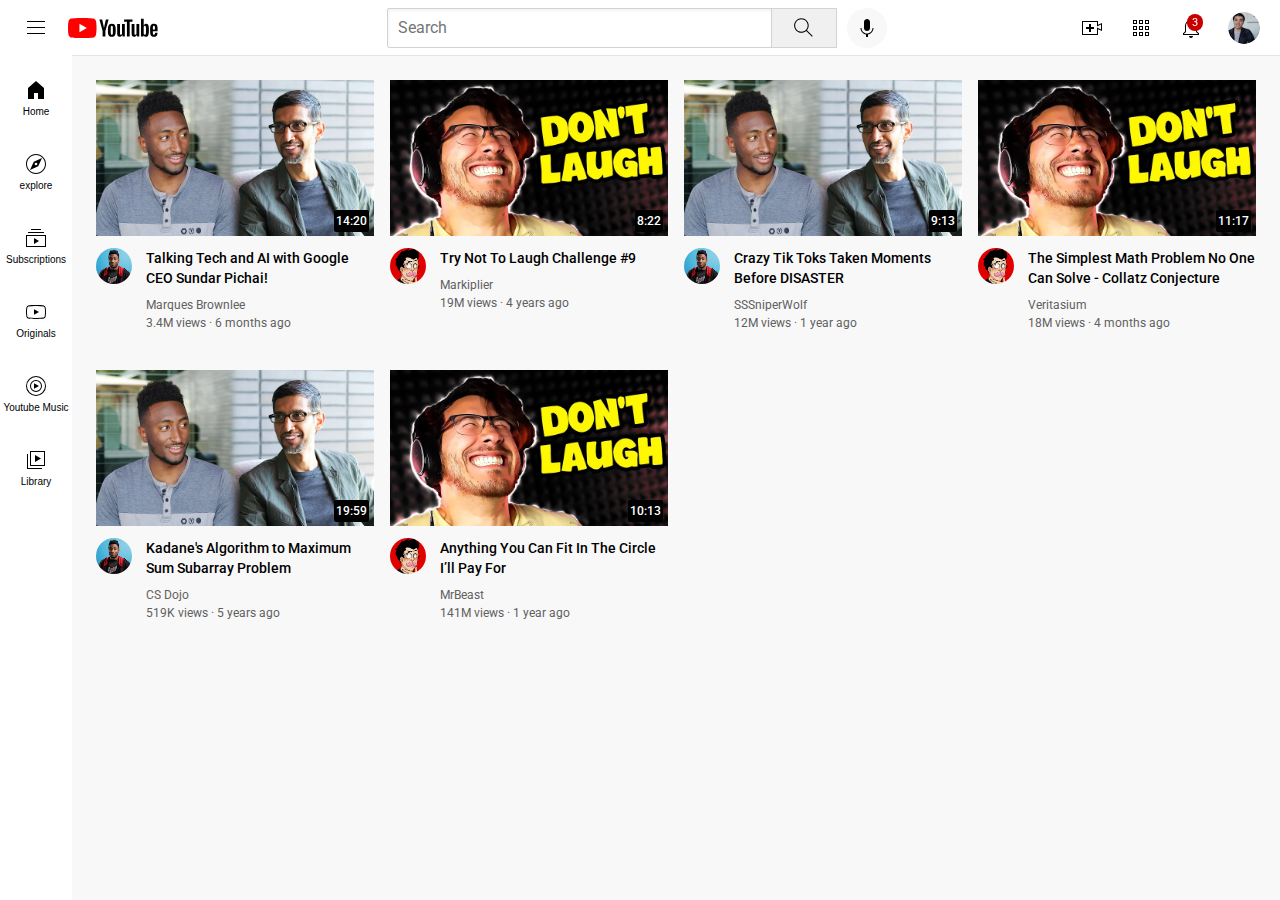
<file: index.html>
<!DOCTYPE html>
<html>
  <head>
    <title>YouTube.com Clone</title>

    <link rel="preconnect" href="https://fonts.googleapis.com">
    <link rel="preconnect" href="https://fonts.gstatic.com" crossorigin>
    <link href="https://fonts.googleapis.com/css2?family=Roboto:wght@400;500;700&display=swap" rel="stylesheet">

    <link rel="stylesheet" href="styles/general.css">
    <link rel="stylesheet" href="styles/header.css">
    <link rel="stylesheet" href="styles/video.css">
    <link rel="stylesheet" href="styles/sidebar.css">
  </head>
  <body>
   
    
    <div class="header">
      <div class="left-section">
        <img class="hamburger-menu" src="icons/hamburger-menu.svg">
        <img class="youtube-logo" src="icons/youtube-logo.svg">
      </div>

      <div class="middle-section">
        <input class="search-bar" type="text" placeholder="Search">
        <button class="search-button">
          <img class="search-icon" src="icons/search.svg">
          <div class="tooltip">Search</div>
        </button>
        <button class="voice-search-button">
          <img class="voice-search-icon" src="icons/voice-search-icon.svg">
          <div class="tooltip">Search with your voice</div>
        </button>
      </div>

      <div class="right-section">
        <div class="upload-icon-container">
          <img class="upload-icon" src="icons/upload.svg">
          <div class="tooltip">Create</div>
        </div>

        <div class="youtube-apps-icon-container">
          <img class="youtube-apps-icon" src="icons/youtube-apps.svg">
          <div class="tooltip">Youtube Apps</div>
        </div>
        
        <div class="notifications-icon-container">
          <img class="notifications-icon" src="icons/notifications.svg">
          <div class="notifications-count">3</div>
          <div class="tooltip">Notifications</div>
        </div>
        <img class="current-user-picture" src="channel-pictures/my-channel.jpeg">
      </div>
    </div>

    <div class="sidebar">
      <div class="sidebar-link">
        <img class="" src="icons/home.svg">
        <div>Home</div>
      </div>
      <div class="sidebar-link">
        <img class="" src="icons/explore.svg">
        <div>explore</div>
      </div>
      <div class="sidebar-link">
        <img class="" src="icons/subscriptions.svg">
        <div>Subscriptions</div>
      </div>
      <div class="sidebar-link">
        <img class="" src="icons/originals.svg">
        <div>Originals</div>
      </div>
      <div class="sidebar-link">     
        <img class="" src="icons/youtube-music.svg">
        <div>Youtube Music</div>
      </div>
      <div class="sidebar-link">
        <img class="" src="icons/library.svg">
        <div>Library</div>
      </div>
    </div>
  

    <div class="video-grid">
      <div class="video-preview">
        <div class="thumbnail-row">
          <img class="thumbnail" src="thumbnails/thumbnail-1.webp">
          <div class="video-time">14:20</div>
        </div>
        <div class="video-info-grid">
          <div class="channel-picture">
            <img class="profile-picture" src="channel-pictures/channel-1.jpeg">
          </div>
          <div class="video-info">
            <p class="video-title">
              Talking Tech and AI with Google CEO Sundar Pichai!
            </p>
            <p class="video-author">
              Marques Brownlee
            </p>
            <p class="video-stats">
              3.4M views &#183; 6 months ago
            </p>
          </div>
        </div>
      </div>

      <div class="video-preview">
        <div class="thumbnail-row">
          <img class="thumbnail" src="thumbnails/thumbnail-2.webp">
          <div class="video-time">8:22</div>
        </div>
        <div class="video-info-grid">
          <div class="channel-picture">
            <img class="profile-picture" src="channel-pictures/channel-2.jpeg">
          </div>
          <div class="video-info">
            <p class="video-title">
              Try Not To Laugh Challenge #9
            </p>
            <p class="video-author">
              Markiplier
            </p>
            <p class="video-stats">
              19M views &#183; 4 years ago
            </p>
          </div>
        </div>
      </div>

      <div class="video-preview">
        <div class="thumbnail-row">
          <img class="thumbnail" src="thumbnails/thumbnail-1.webp">
          <div class="video-time">9:13</div>
        </div>
        <div class="video-info-grid">
          <div class="channel-picture">
            <img class="profile-picture" src="channel-pictures/channel-1.jpeg">
          </div>
          <div class="video-info">
            <p class="video-title">
              Crazy Tik Toks Taken Moments Before DISASTER
            </p>
            <p class="video-author">
              SSSniperWolf
            </p>
            <p class="video-stats">
              12M views &#183; 1 year ago
            </p>
          </div>
        </div>
      </div>

      <div class="video-preview">
        <div class="thumbnail-row">
          <img class="thumbnail" src="thumbnails/thumbnail-2.webp">
          <div class="video-time">11:17</div>
        </div>
        <div class="video-info-grid">
          <div class="channel-picture">
            <img class="profile-picture" src="channel-pictures/channel-2.jpeg">
          </div>
          <div class="video-info">
            <p class="video-title">
              The Simplest Math Problem No One Can Solve - Collatz Conjecture
            </p>
            <p class="video-author">
              Veritasium
            </p>
            <p class="video-stats">
              18M views &#183; 4 months ago
            </p>
          </div>
        </div>
      </div>

      <div class="video-preview">
        <div class="thumbnail-row">
          <img class="thumbnail" src="thumbnails/thumbnail-1.webp">
          <div class="video-time">19:59</div>
        </div>
        <div class="video-info-grid">
          <div class="channel-picture">
            <img class="profile-picture" src="channel-pictures/channel-1.jpeg">
          </div>
          <div class="video-info">
            <p class="video-title">
              Kadane's Algorithm to Maximum Sum Subarray Problem
            </p>
            <p class="video-author">
              CS Dojo
            </p>
            <p class="video-stats">
              519K views &#183; 5 years ago
            </p>
          </div>
        </div>
      </div>

      <div class="video-preview">
        <div class="thumbnail-row">
          <img class="thumbnail" src="thumbnails/thumbnail-2.webp">
          <div class="video-time">10:13</div>
        </div>
        <div class="video-info-grid">
          <div class="channel-picture">
            <img class="profile-picture" src="channel-pictures/channel-2.jpeg">
          </div>
          <div class="video-info">
            <p class="video-title">
              Anything You Can Fit In The Circle I’ll Pay For
            </p>
            <p class="video-author">
              MrBeast
            </p>
            <p class="video-stats">
              141M views &#183; 1 year ago
            </p>
          </div>
        </div>
      </div>
    </div>
  </body>
</html>
<!-- spaceeeee

 <!DOCTYPE html>
 <html>
   <head>
     <title>
       Youtube.com Clone
     </title>
 
     <link rel="preconnect" href="https://fonts.googleapis.com">
     <link rel="preconnect" href="https://fonts.gstatic.com" crossorigin>
     <link href="https://fonts.googleapis.com/css2?family=Roboto:ital,wght@0,100;0,300;0,400;0,500;0,700;0,900;1,100;1,300;1,400;1,500;1,700;1,900&display=swap" rel="stylesheet">
 
     <style>
       p{
         font-family: Roboto, Arial;
         margin-top: 0;
         margin-bottom: 0;
       }
       .thumbnail{
         width: 100%;
       }
 
       .search-bar{
         display: block;
       }
      
       .video-title{
         margin-top: 0;
         font-size: 14px;
         font-weight: 500;
         line-height: 20px;
         margin-bottom: 12px;
       }
       
       .video-info-grid{
         display: grid;
         grid-template-columns: 50px 1fr;
       }
 
       .profile-picture{
         width: 40px;
         border-radius: 50px;
       }
 
       .thumbnail-row{
         margin-bottom: 12px;
       }
       .video-author, 
       .video-stats {
         color: gray(96, 96, 96);
         font-size: 12px;
       }
 
       .video-author{
         margin-bottom: 4px;
       }
 
       .vide-grid{
         display: grid;
         grid-template-columns: 1fr 1fr 1fr;
         column-gap: 16px;
         row-gap: 40px;
       }
 
 
     </style>
   </head>
   <body>
 
     <input type="text" class="search-bar" placeholder="Search">
 
     <div class="video-grid">
       <div class="video-preview">
         <div class="thumbnail-row">
           <img class="thumbnail" src="thumbnails/thumbnail-1.webp">
         </div>
         <div class="video-info-grid">
           <div class="channel-picture">
             <img class="profile-picture" src="Channel Images/channel-1.jpeg">
           </div>
           <div class="video-info">
             <p class="video-title">
               Talking Tech and AI with Google CEO Sundar Pichai!
               </p>
           
               <p class="video-author">
                 Marques Brownlee
               </p>
                
               <p class="video-stats">
                 3.4M views &#183 6 months ago
               </p>
           </div>
         </div>
         </div>
       
   
       <div class="video-preview">
         <div class="thumbnail-row">
           <img class="thumbnail" src="thumbnails/thumbnail-2.webp">
         </div>
         <div class="video-info-grid">
           <div class="channel-picture">
             <img class="profile-picture" src="Channel Images/channel-2.jpeg">
           </div>
           <div class="video-info">
             <p class="video-title">
               Try Not To Laugh Challenge #9
               </p>
           
               <p class="video-author">
                 Markiplier
               </p>
                
               <p class="video-stats">
                 19M views &#183 4 years ago
               </p>
           </div>
         </div>
       </div>
     
       <div class="video-preview">
         <div class="thumbnail-row">
           <img class="thumbnail" src="thumbnails/thumbnail-1.webp">
         </div>
         <div class="video-info-grid">
           <div class="channel-picture">
             <img class="profile-picture" src="Channel Images/channel-1.jpeg">
           </div>
           <div class="video-info">
             <p class="video-title">
               Talking Tech and AI with Google CEO Sundar Pichai!
               </p>
           
               <p class="video-author">
                 Marques Brownlee
               </p>
                
               <p class="video-stats">
                 3.4M views &#183 6 months ago
               </p>
           </div>
         </div>
       </div>
   
       <div class="video-preview">
         <div class="thumbnail-row">
           <img class="thumbnail" src="thumbnails/thumbnail-2.webp">
         </div>
         <div class="video-info-grid">
           <div class="channel-picture">
             <img class="profile-picture" src="Channel Images/channel-2.jpeg">
           </div>
           
           <div class="video-info">
             <p class="video-title">
               Try Not To Laugh Challenge #9
               </p>
           
               <p class="video-author">
                 Markiplier
               </p>
                
               <p class="video-stats">
                 19M views &#183 4 years ago
               </p>
           </div>
         </div>
       </div>
      
       <div class="video-preview">
         <div class="thumbnail-row">
           <img class="thumbnail" src="thumbnails/thumbnail-1.webp">
         </div>
         <div class="video-info-grid">
           <div class="channel-picture">
             <img class="profile-picture" src="Channel Images/channel-1.jpeg">
           </div>
           
           <div class="video-info">
             <p class="video-title">
               Talking Tech and AI with Google CEO Sundar Pichai!
               </p>
           
               <p class="video-author">
                 Marques Brownlee
               </p>
                
               <p class="video-stats">
                 3.4M views &#183 6 months ago
               </p>
           </div>
         </div>
       </div>
   
       <div class="video-preview">
         <div class="thumbnail-row">
           <img class="thumbnail" src="thumbnails/thumbnail-2.webp">
         </div>
         <div class="video-info-grid">
           <div class="channel-picture">
             <img class="profile-picture" src="Channel Images/channel-2.jpeg">
           </div>
           <div class="video-info">
             <p class="video-title">
               Try Not To Laugh Challenge #9
               </p>
               <p class="video-author">
                 Markiplier
               </p>
               <p class="video-stats">
                 19M views &#183 4 years ago
               </p>
           </div>
         </div>
       </div>
     </div>
   </body>
 </html> -->
</file>
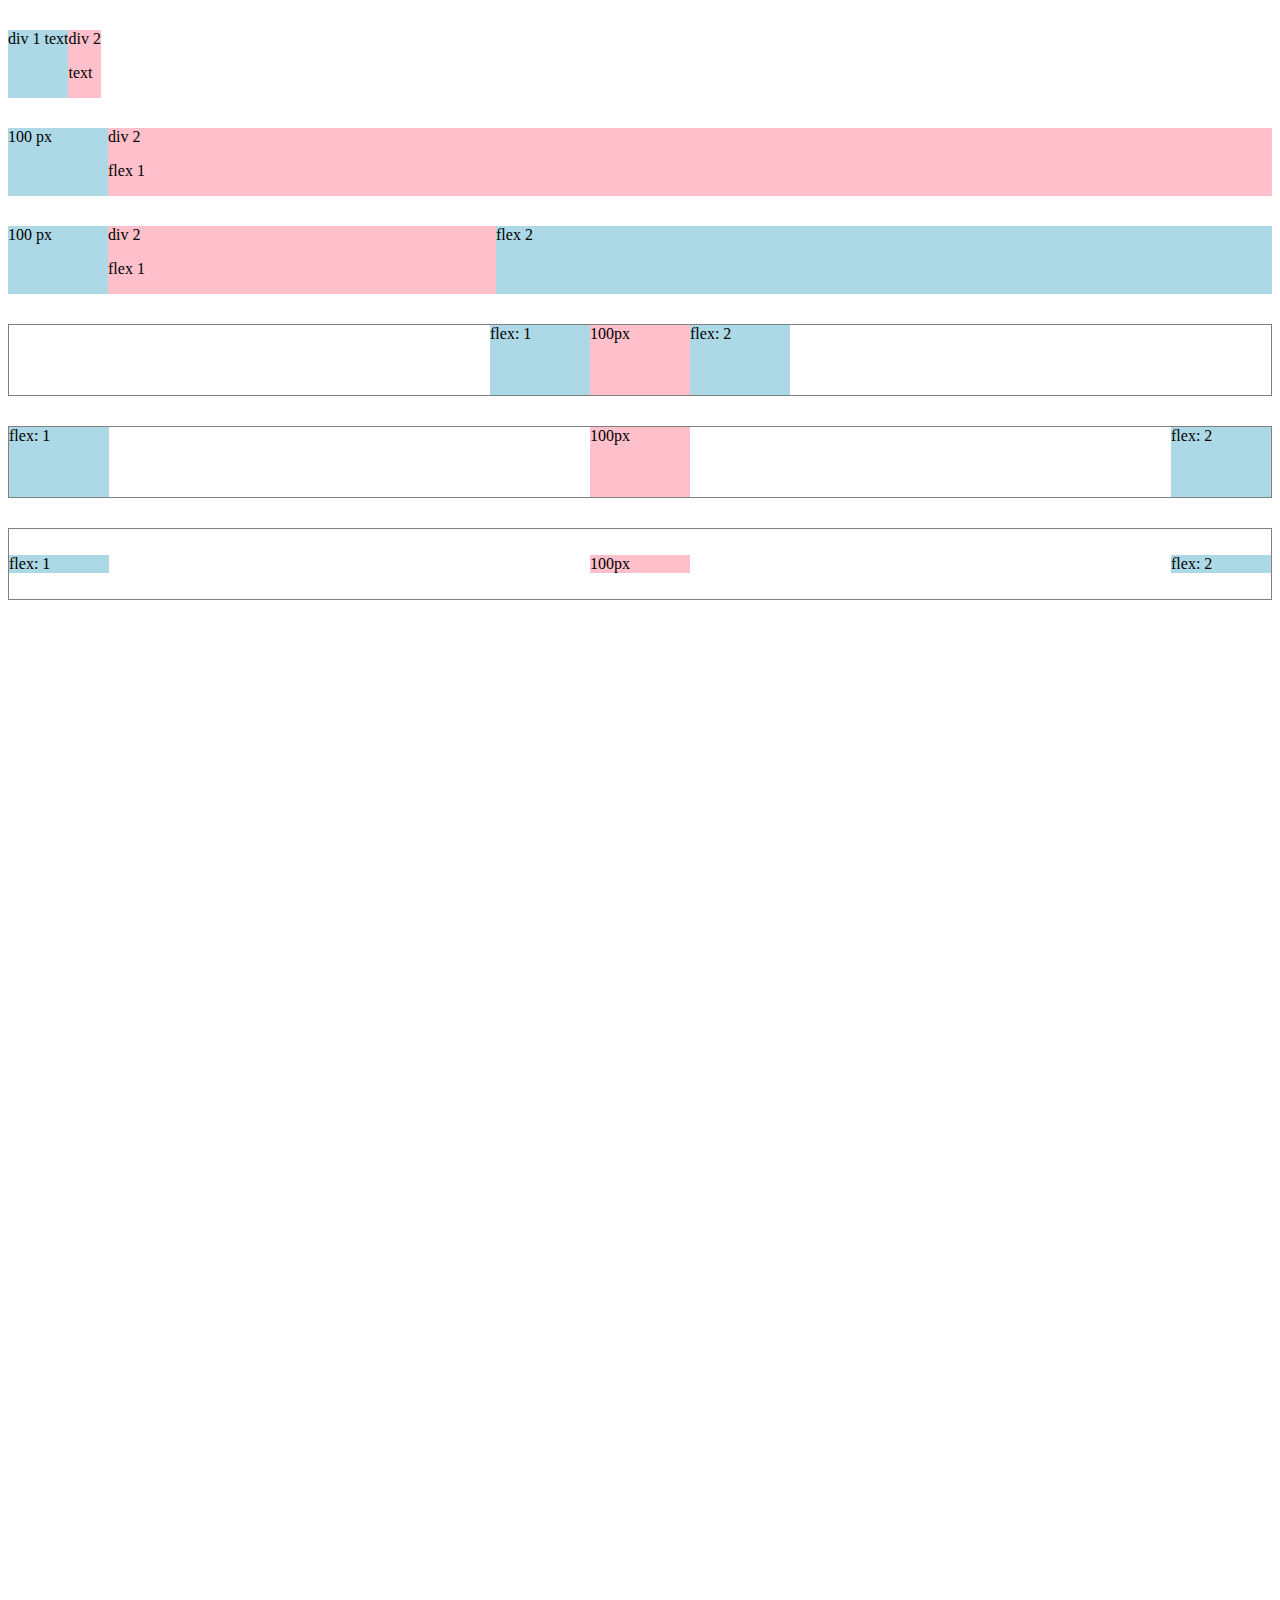
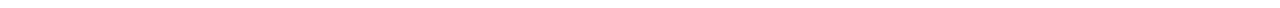
<file: flexbox.html>
<!DOCTYPE html>
<html>
  <head>
    <title>
      flexbox practice
    </title>
  </head>
  <body style="padding-bottom: 1000px;">
    <div style=" margin-top: 30px;
                 display: flex;
                 flex-direction: row;
    ">
      <div style="background-color: lightblue;">div 1 text</div>
      <div style="background-color: pink;">div 2<p>text</p></div>
    </div>

    <div style="display: flex;
                 flex-direction: row;
                 margin-top: 30px;
    ">
      <div style="background-color: lightblue; width: 100px;">100 px</div>
      <div style="background-color: pink; flex: 1;">div 2<p>flex 1</p></div>
    </div>

    <div style="display: flex;
    flex-direction: row;
    margin-top: 30px;
      ">
      <div style="background-color: lightblue; width: 100px;">100 px</div>
      <div style="background-color: pink; flex: 1;">div 2<p>flex 1</p></div>
      <div style="background-color: lightblue; flex: 2">flex 2</div>
    </div>

    <div style="display: flex;
                flex-direction: row;
                justify-content: center;
                height: 70px;
                margin-top: 30px;
                border-width: 1px;
                border-style: solid;
                border-color: gray;
    ">
      <div style="background-color: lightblue; width: 100px;"> flex: 1</div>
      <div style="background-color: pink; width: 100px;"> 100px </div>
      <div style="background-color: lightblue; width: 100px;"> flex: 2</div>
    </div>

    <div style="display: flex;
                flex-direction: row;
                justify-content: space-between;
                height: 70px;
                margin-top: 30px;
                border-width: 1px;
                border-style: solid;
                border-color: gray;
            ">
            <div style="background-color: lightblue; width: 100px;"> flex: 1</div>
            <div style="background-color: pink; width: 100px;"> 100px </div>
            <div style="background-color: lightblue; width: 100px;"> flex: 2</div>
</div>

<div style="display: flex;
            flex-direction: row;
            justify-content: space-between;
            align-items: center;


            height: 70px;
            margin-top: 30px;
            border-width: 1px;
            border-style: solid;
            border-color: gray;
            ">
            <div style="background-color: lightblue; width: 100px;"> flex: 1</div>
            <div style="background-color: pink; width: 100px;"> 100px </div>
            <div style="background-color: lightblue; width: 100px;"> flex: 2</div>
</div>

  </body>
</html>
</file>
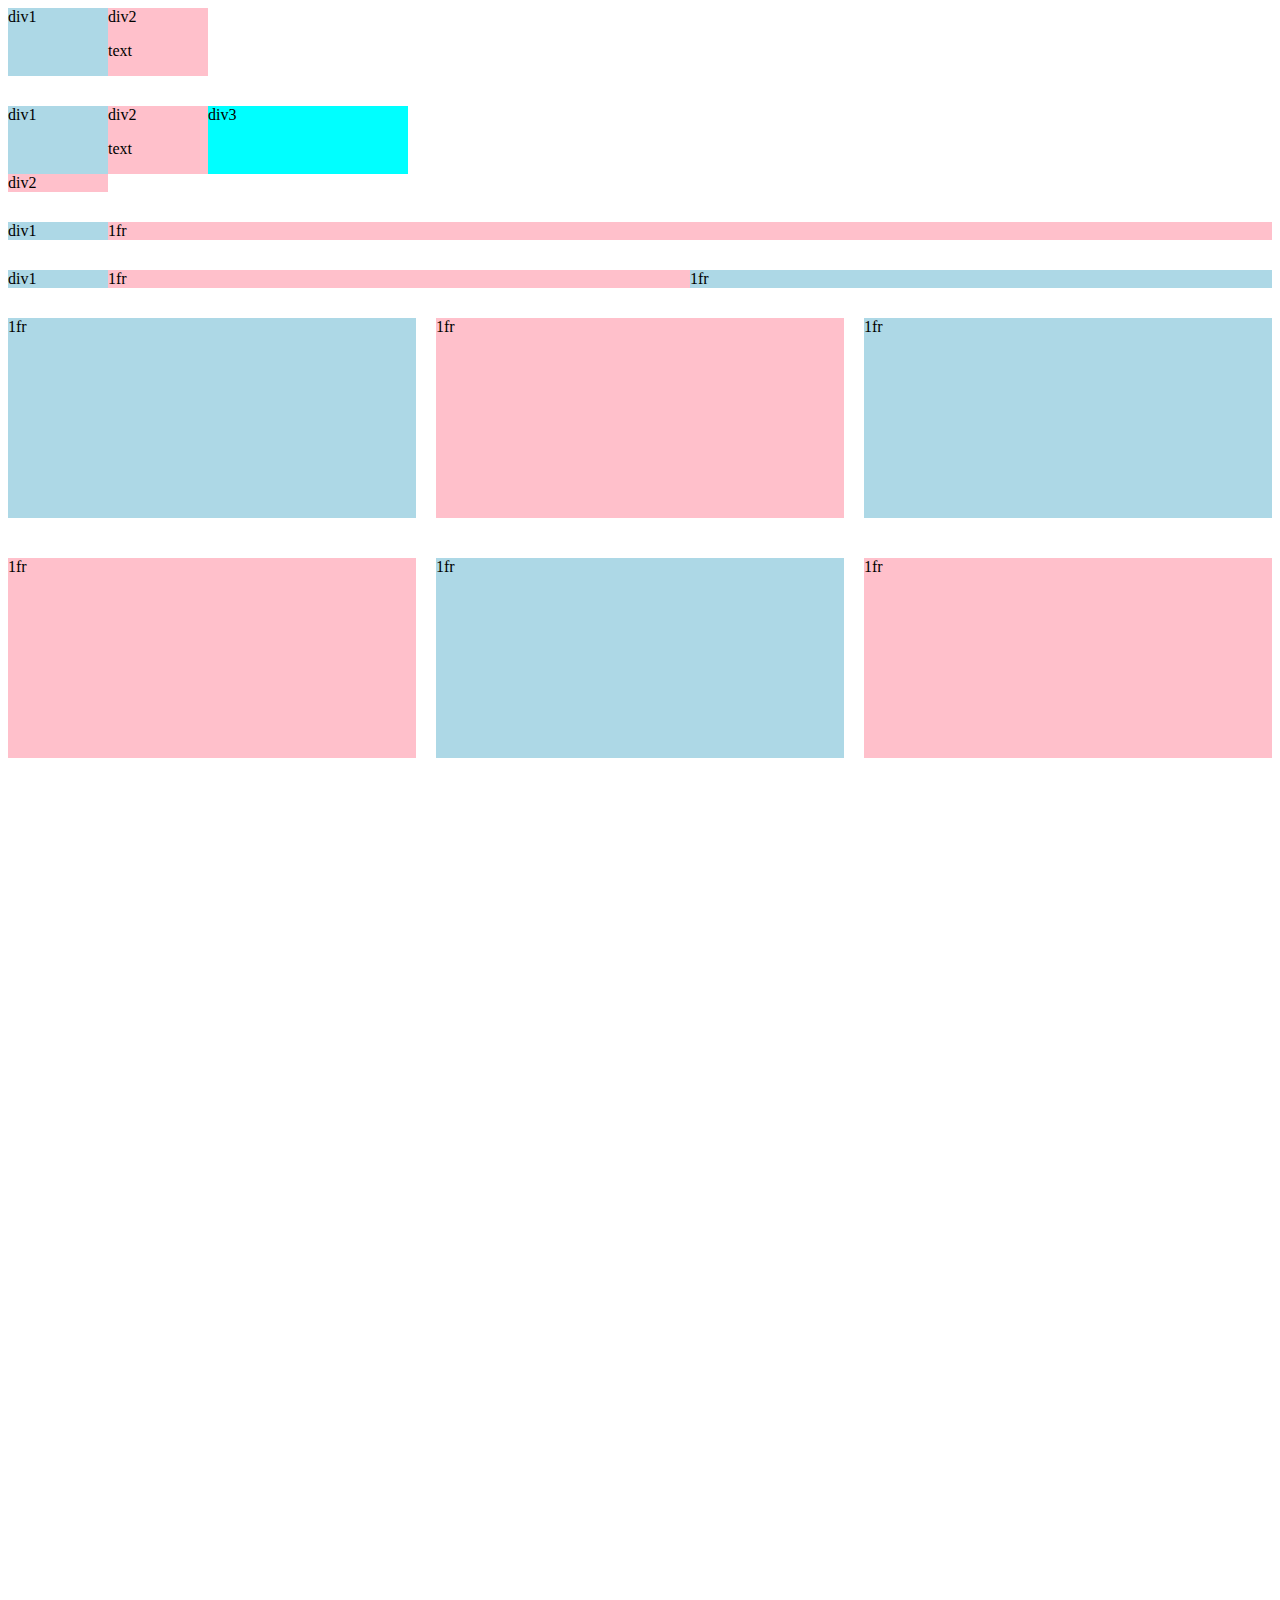
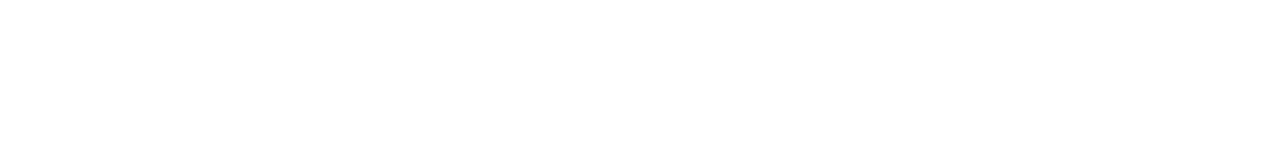
<file: gird.html>
<!DOCTYPE html>
<html>
  <head>
    <title>Grid Practice</title>
  </head>
  <body style="padding-bottom: 1000px;">
    <div style="
      display: grid;
      grid-template-columns: 100px 100px;"> 
      <div style="background-color: lightblue;">div1</div>
      <div style="background-color: pink;">div2 <p>text</p></div>
    </div>

    <div style="
    display: grid;
    grid-template-columns: 100px 100px 200px;
    margin-top: 30px;"> 
    <div style="background-color: lightblue;">div1</div>
    <div style="background-color: pink;">div2 <p>text</p></div>
    <div style="background-color: aqua;">div3</div>
    <div style="background-color: pink;">div2 </div>
  </div>

  <div style="
    margin-top: 30px;
    display: grid;
    grid-template-columns: 100px 1fr;"> 
    <div style="background-color: lightblue;">div1</div>
    <div style="background-color: pink;"> 1fr </div>
  </div>

  <div style="
    margin-top: 30px;
    display: grid;
    grid-template-columns: 100px 1fr 1fr;"> 
    <div style="background-color: lightblue;">div1</div>
    <div style="background-color: pink;"> 1fr </div>
    <div style="background-color: lightblue;">1fr</div>
  </div>

    <div style="
      margin-top: 30px;
      display: grid;
      grid-template-columns: 1fr 1fr 1fr;
      column-gap: 20px;
      row-gap: 40px;"> 
      <div style="background-color: lightblue; height: 200px;">1fr</div>
      <div style="background-color: pink; height: 200px;"> 1fr </div>
      <div style="background-color: lightblue; height: 200px;">1fr</div>
      <div style="background-color: pink; height: 200px;"> 1fr </div>
      <div style="background-color: lightblue; height: 200px;">1fr</div>
      <div style="background-color: pink; height: 200px;"> 1fr </div>
  </div>

  </body>
</html>
</file>
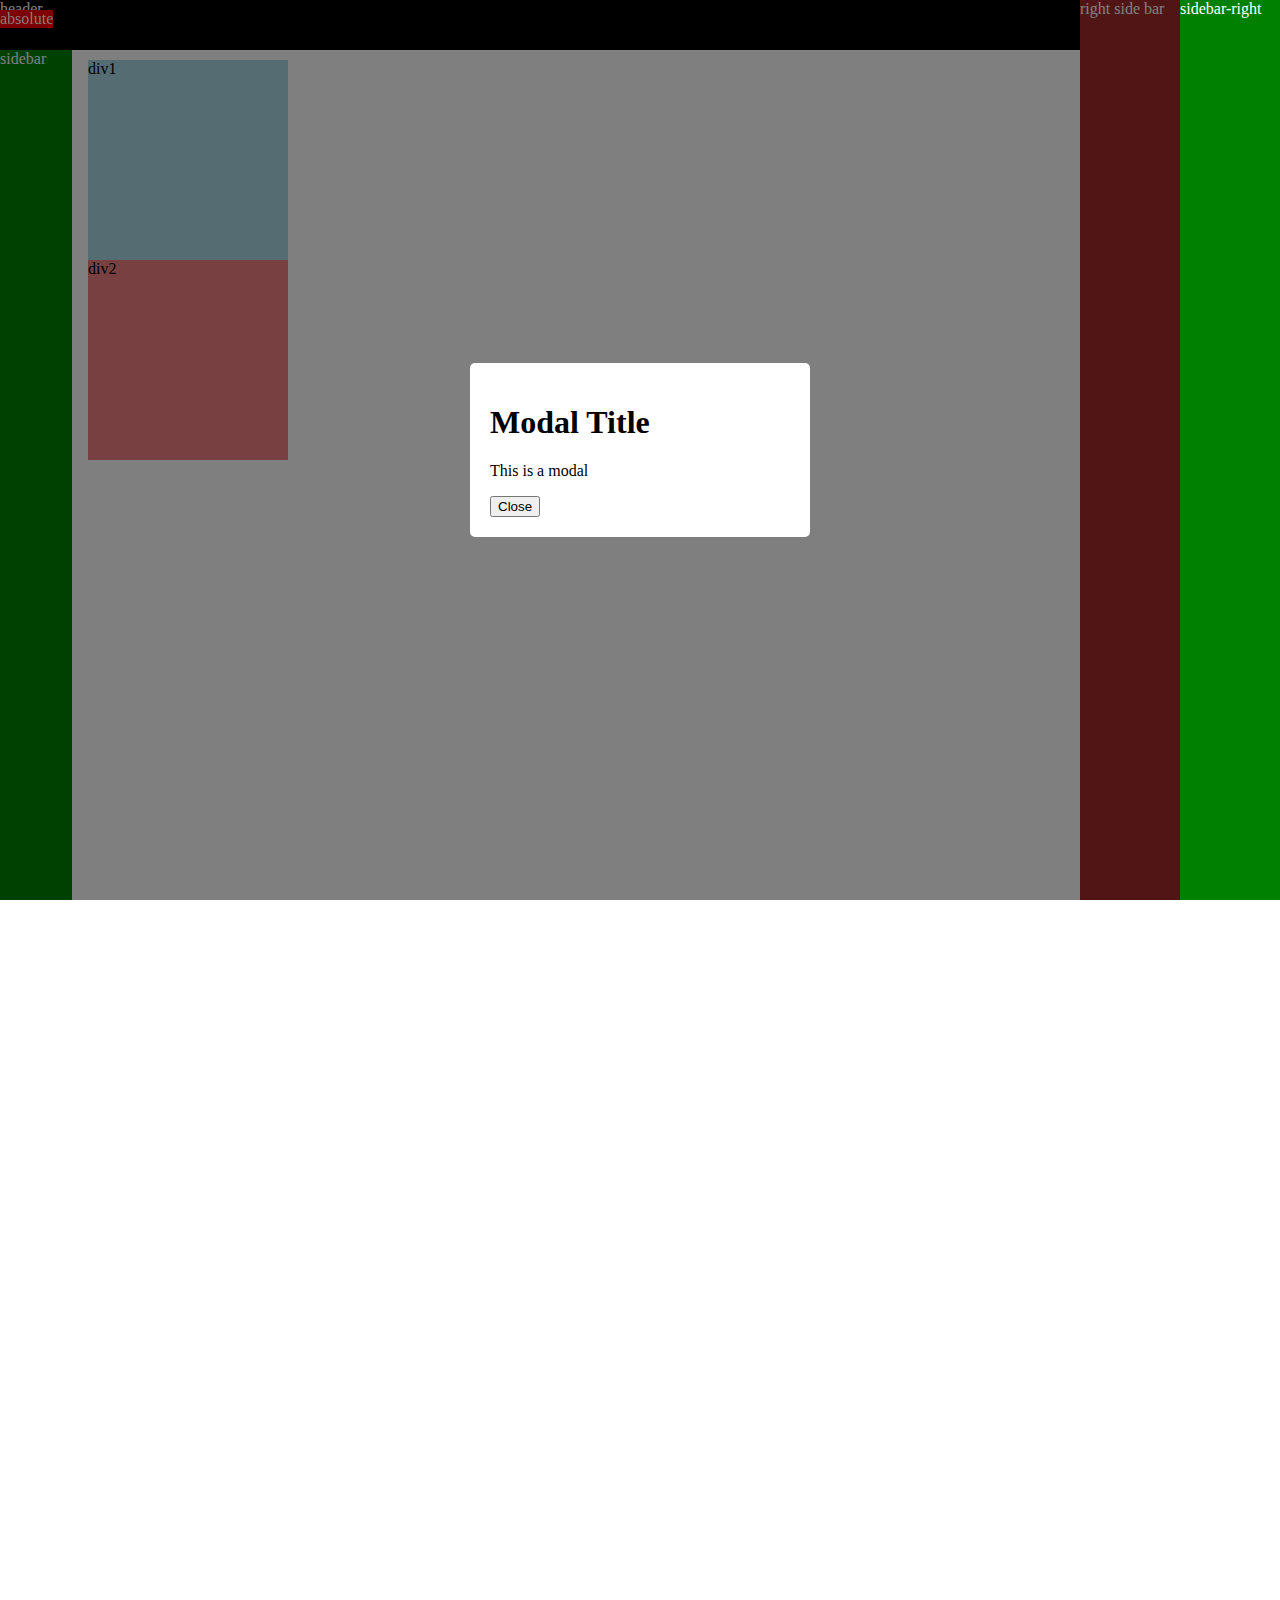
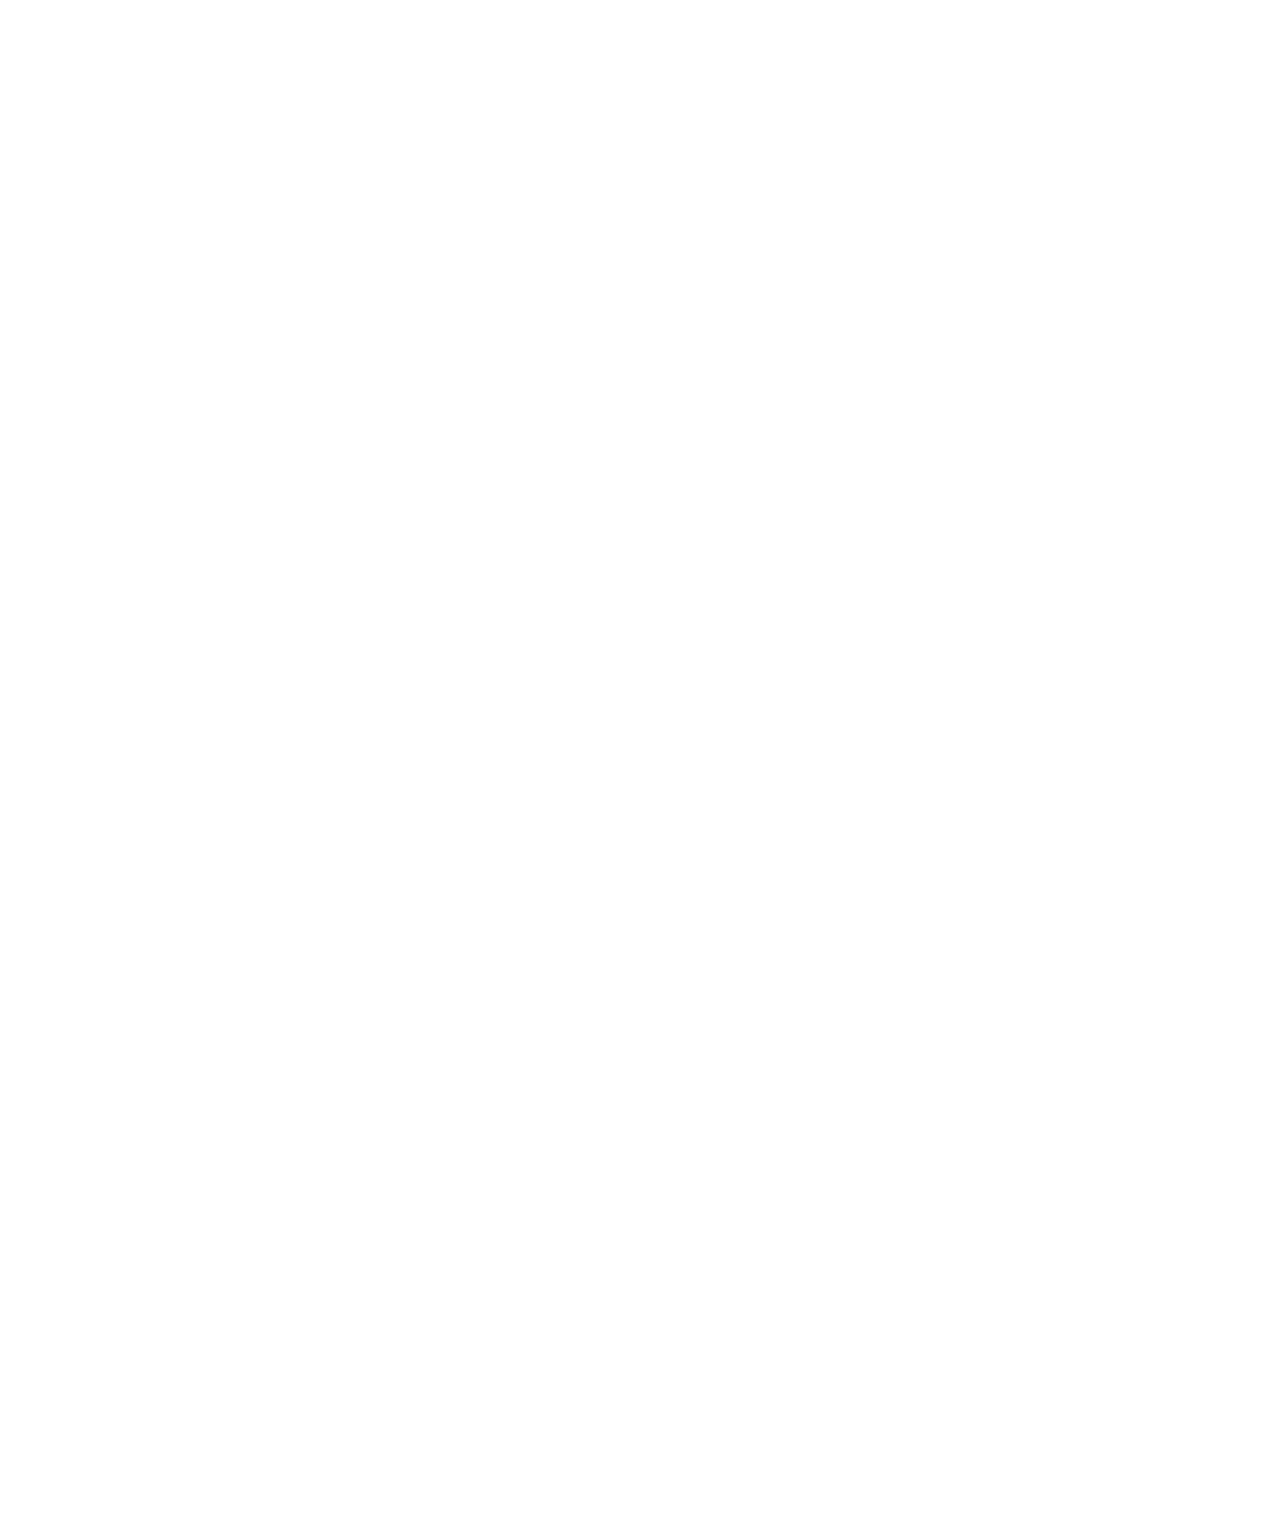
<file: position.html>
<!DOCTYPE html>
<html>
  <head>
    <title>
      position practice
    </title>
  </head>
  <body style="height: 3000px;
               padding-bottom: 60px;
               padding-left: 80px;
  ">
    <div style="background-color: black;
                color: white;
                position: fixed;
                top: 0;
                height: 50px;
                left: 0;
                right: 0;
    ">header</div>
    <div style="background-color: green;
                color: white;
                position: fixed;
                left: 0px;
                bottom: 0px;
                top: 50px;
                width: 72px;
    ">sidebar</div>

    <div style="position: absolute;
                background-color: red;
                color: white;
                left: 0;
                top: 10px;
    ">absolute</div>

    <div style="background-color: lightblue;
                height: 200px;
                width: 200px;
                position: static;
                margin-top: 60px;
    ">div1</div>

    <div style="background-color: lightcoral;
                height: 200px;
                width: 200px;
    ">div2</div>
    <div style="background-color: black;
                position: fixed;
                color: wheat;
                bottom: 20px;
                right: 20px;
    ">
      bottom-right
    </div>
    <div style="background-color: brown;
                color: white;
                position: fixed;
                bottom: 0;
                top: 0;
                right: 100px;
                width: 100px;
    "> right side bar </div>
    <div style="background-color: green;
                color: white;
                position: fixed;
                bottom: 0;
                right: 0;
                width: 100px;
                top: 0;
                z-index: 2;
    ">sidebar-right</div>
    </div>
    <div style="background-color: rgb(0, 0, 0, 0.5);
                position: fixed;
                display: flex;
                align-items: center;
                justify-content: center;
                bottom: 0;
                right: 0;
                top: 0;
                left: 0;
                
    ">
      <div style="background-color: white;
                  color: black;
                  padding: 20px;
                  border: none;
                  border-radius: 5px;
                  width: 300px;

      ">
       <h1>Modal Title</h1>
       <p>This is a modal</p>
       <button>Close</button>
      </div>
    </div>

   




  </body>
</html>
</file>
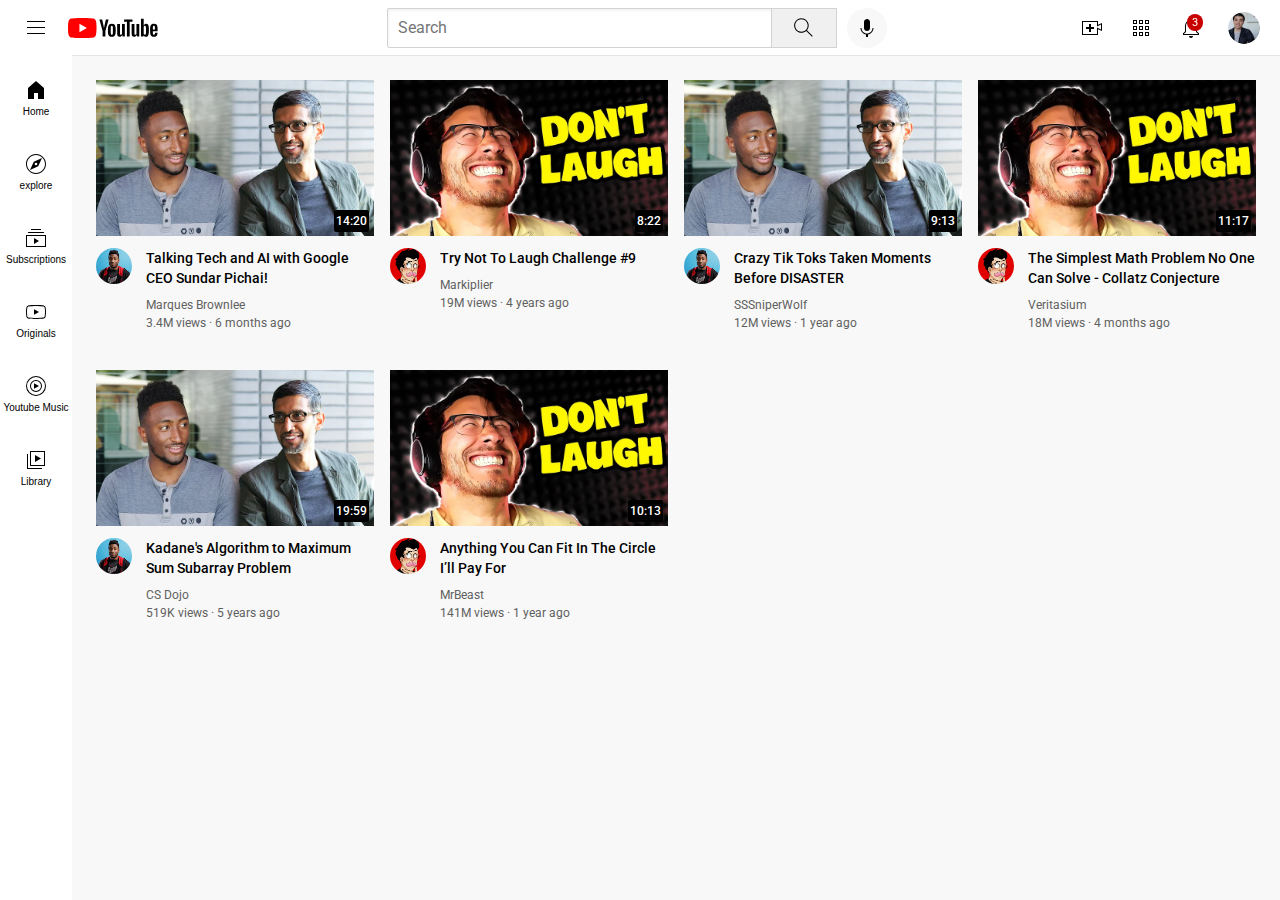
<file: youtube.html>
<!DOCTYPE html>
<html>
  <head>
    <title>YouTube.com Clone</title>

    <link rel="preconnect" href="https://fonts.googleapis.com">
    <link rel="preconnect" href="https://fonts.gstatic.com" crossorigin>
    <link href="https://fonts.googleapis.com/css2?family=Roboto:wght@400;500;700&display=swap" rel="stylesheet">

    <link rel="stylesheet" href="styles/general.css">
    <link rel="stylesheet" href="styles/header.css">
    <link rel="stylesheet" href="styles/video.css">
    <link rel="stylesheet" href="styles/sidebar.css">
  </head>
  <body>
   
    
    <div class="header">
      <div class="left-section">
        <img class="hamburger-menu" src="icons/hamburger-menu.svg">
        <img class="youtube-logo" src="icons/youtube-logo.svg">
      </div>

      <div class="middle-section">
        <input class="search-bar" type="text" placeholder="Search">
        <button class="search-button">
          <img class="search-icon" src="icons/search.svg">
          <div class="tooltip">Search</div>
        </button>
        <button class="voice-search-button">
          <img class="voice-search-icon" src="icons/voice-search-icon.svg">
          <div class="tooltip">Search with your voice</div>
        </button>
      </div>

      <div class="right-section">
        <div class="upload-icon-container">
          <img class="upload-icon" src="icons/upload.svg">
          <div class="tooltip">Create</div>
        </div>

        <div class="youtube-apps-icon-container">
          <img class="youtube-apps-icon" src="icons/youtube-apps.svg">
          <div class="tooltip">Youtube Apps</div>
        </div>
        
        <div class="notifications-icon-container">
          <img class="notifications-icon" src="icons/notifications.svg">
          <div class="notifications-count">3</div>
          <div class="tooltip">Notifications</div>
        </div>
        <img class="current-user-picture" src="channel-pictures/my-channel.jpeg">
      </div>
    </div>

    <div class="sidebar">
      <div class="sidebar-link">
        <img class="" src="icons/home.svg">
        <div>Home</div>
      </div>
      <div class="sidebar-link">
        <img class="" src="icons/explore.svg">
        <div>explore</div>
      </div>
      <div class="sidebar-link">
        <img class="" src="icons/subscriptions.svg">
        <div>Subscriptions</div>
      </div>
      <div class="sidebar-link">
        <img class="" src="icons/originals.svg">
        <div>Originals</div>
      </div>
      <div class="sidebar-link">     
        <img class="" src="icons/youtube-music.svg">
        <div>Youtube Music</div>
      </div>
      <div class="sidebar-link">
        <img class="" src="icons/library.svg">
        <div>Library</div>
      </div>
    </div>
  

    <div class="video-grid">
      <div class="video-preview">
        <div class="thumbnail-row">
          <img class="thumbnail" src="thumbnails/thumbnail-1.webp">
          <div class="video-time">14:20</div>
        </div>
        <div class="video-info-grid">
          <div class="channel-picture">
            <img class="profile-picture" src="channel-pictures/channel-1.jpeg">
          </div>
          <div class="video-info">
            <p class="video-title">
              Talking Tech and AI with Google CEO Sundar Pichai!
            </p>
            <p class="video-author">
              Marques Brownlee
            </p>
            <p class="video-stats">
              3.4M views &#183; 6 months ago
            </p>
          </div>
        </div>
      </div>

      <div class="video-preview">
        <div class="thumbnail-row">
          <img class="thumbnail" src="thumbnails/thumbnail-2.webp">
          <div class="video-time">8:22</div>
        </div>
        <div class="video-info-grid">
          <div class="channel-picture">
            <img class="profile-picture" src="channel-pictures/channel-2.jpeg">
          </div>
          <div class="video-info">
            <p class="video-title">
              Try Not To Laugh Challenge #9
            </p>
            <p class="video-author">
              Markiplier
            </p>
            <p class="video-stats">
              19M views &#183; 4 years ago
            </p>
          </div>
        </div>
      </div>

      <div class="video-preview">
        <div class="thumbnail-row">
          <img class="thumbnail" src="thumbnails/thumbnail-1.webp">
          <div class="video-time">9:13</div>
        </div>
        <div class="video-info-grid">
          <div class="channel-picture">
            <img class="profile-picture" src="channel-pictures/channel-1.jpeg">
          </div>
          <div class="video-info">
            <p class="video-title">
              Crazy Tik Toks Taken Moments Before DISASTER
            </p>
            <p class="video-author">
              SSSniperWolf
            </p>
            <p class="video-stats">
              12M views &#183; 1 year ago
            </p>
          </div>
        </div>
      </div>

      <div class="video-preview">
        <div class="thumbnail-row">
          <img class="thumbnail" src="thumbnails/thumbnail-2.webp">
          <div class="video-time">11:17</div>
        </div>
        <div class="video-info-grid">
          <div class="channel-picture">
            <img class="profile-picture" src="channel-pictures/channel-2.jpeg">
          </div>
          <div class="video-info">
            <p class="video-title">
              The Simplest Math Problem No One Can Solve - Collatz Conjecture
            </p>
            <p class="video-author">
              Veritasium
            </p>
            <p class="video-stats">
              18M views &#183; 4 months ago
            </p>
          </div>
        </div>
      </div>

      <div class="video-preview">
        <div class="thumbnail-row">
          <img class="thumbnail" src="thumbnails/thumbnail-1.webp">
          <div class="video-time">19:59</div>
        </div>
        <div class="video-info-grid">
          <div class="channel-picture">
            <img class="profile-picture" src="channel-pictures/channel-1.jpeg">
          </div>
          <div class="video-info">
            <p class="video-title">
              Kadane's Algorithm to Maximum Sum Subarray Problem
            </p>
            <p class="video-author">
              CS Dojo
            </p>
            <p class="video-stats">
              519K views &#183; 5 years ago
            </p>
          </div>
        </div>
      </div>

      <div class="video-preview">
        <div class="thumbnail-row">
          <img class="thumbnail" src="thumbnails/thumbnail-2.webp">
          <div class="video-time">10:13</div>
        </div>
        <div class="video-info-grid">
          <div class="channel-picture">
            <img class="profile-picture" src="channel-pictures/channel-2.jpeg">
          </div>
          <div class="video-info">
            <p class="video-title">
              Anything You Can Fit In The Circle I’ll Pay For
            </p>
            <p class="video-author">
              MrBeast
            </p>
            <p class="video-stats">
              141M views &#183; 1 year ago
            </p>
          </div>
        </div>
      </div>
    </div>
  </body>
</html>
<!-- spaceeeee

 <!DOCTYPE html>
 <html>
   <head>
     <title>
       Youtube.com Clone
     </title>
 
     <link rel="preconnect" href="https://fonts.googleapis.com">
     <link rel="preconnect" href="https://fonts.gstatic.com" crossorigin>
     <link href="https://fonts.googleapis.com/css2?family=Roboto:ital,wght@0,100;0,300;0,400;0,500;0,700;0,900;1,100;1,300;1,400;1,500;1,700;1,900&display=swap" rel="stylesheet">
 
     <style>
       p{
         font-family: Roboto, Arial;
         margin-top: 0;
         margin-bottom: 0;
       }
       .thumbnail{
         width: 100%;
       }
 
       .search-bar{
         display: block;
       }
      
       .video-title{
         margin-top: 0;
         font-size: 14px;
         font-weight: 500;
         line-height: 20px;
         margin-bottom: 12px;
       }
       
       .video-info-grid{
         display: grid;
         grid-template-columns: 50px 1fr;
       }
 
       .profile-picture{
         width: 40px;
         border-radius: 50px;
       }
 
       .thumbnail-row{
         margin-bottom: 12px;
       }
       .video-author, 
       .video-stats {
         color: gray(96, 96, 96);
         font-size: 12px;
       }
 
       .video-author{
         margin-bottom: 4px;
       }
 
       .vide-grid{
         display: grid;
         grid-template-columns: 1fr 1fr 1fr;
         column-gap: 16px;
         row-gap: 40px;
       }
 
 
     </style>
   </head>
   <body>
 
     <input type="text" class="search-bar" placeholder="Search">
 
     <div class="video-grid">
       <div class="video-preview">
         <div class="thumbnail-row">
           <img class="thumbnail" src="thumbnails/thumbnail-1.webp">
         </div>
         <div class="video-info-grid">
           <div class="channel-picture">
             <img class="profile-picture" src="Channel Images/channel-1.jpeg">
           </div>
           <div class="video-info">
             <p class="video-title">
               Talking Tech and AI with Google CEO Sundar Pichai!
               </p>
           
               <p class="video-author">
                 Marques Brownlee
               </p>
                
               <p class="video-stats">
                 3.4M views &#183 6 months ago
               </p>
           </div>
         </div>
         </div>
       
   
       <div class="video-preview">
         <div class="thumbnail-row">
           <img class="thumbnail" src="thumbnails/thumbnail-2.webp">
         </div>
         <div class="video-info-grid">
           <div class="channel-picture">
             <img class="profile-picture" src="Channel Images/channel-2.jpeg">
           </div>
           <div class="video-info">
             <p class="video-title">
               Try Not To Laugh Challenge #9
               </p>
           
               <p class="video-author">
                 Markiplier
               </p>
                
               <p class="video-stats">
                 19M views &#183 4 years ago
               </p>
           </div>
         </div>
       </div>
     
       <div class="video-preview">
         <div class="thumbnail-row">
           <img class="thumbnail" src="thumbnails/thumbnail-1.webp">
         </div>
         <div class="video-info-grid">
           <div class="channel-picture">
             <img class="profile-picture" src="Channel Images/channel-1.jpeg">
           </div>
           <div class="video-info">
             <p class="video-title">
               Talking Tech and AI with Google CEO Sundar Pichai!
               </p>
           
               <p class="video-author">
                 Marques Brownlee
               </p>
                
               <p class="video-stats">
                 3.4M views &#183 6 months ago
               </p>
           </div>
         </div>
       </div>
   
       <div class="video-preview">
         <div class="thumbnail-row">
           <img class="thumbnail" src="thumbnails/thumbnail-2.webp">
         </div>
         <div class="video-info-grid">
           <div class="channel-picture">
             <img class="profile-picture" src="Channel Images/channel-2.jpeg">
           </div>
           
           <div class="video-info">
             <p class="video-title">
               Try Not To Laugh Challenge #9
               </p>
           
               <p class="video-author">
                 Markiplier
               </p>
                
               <p class="video-stats">
                 19M views &#183 4 years ago
               </p>
           </div>
         </div>
       </div>
      
       <div class="video-preview">
         <div class="thumbnail-row">
           <img class="thumbnail" src="thumbnails/thumbnail-1.webp">
         </div>
         <div class="video-info-grid">
           <div class="channel-picture">
             <img class="profile-picture" src="Channel Images/channel-1.jpeg">
           </div>
           
           <div class="video-info">
             <p class="video-title">
               Talking Tech and AI with Google CEO Sundar Pichai!
               </p>
           
               <p class="video-author">
                 Marques Brownlee
               </p>
                
               <p class="video-stats">
                 3.4M views &#183 6 months ago
               </p>
           </div>
         </div>
       </div>
   
       <div class="video-preview">
         <div class="thumbnail-row">
           <img class="thumbnail" src="thumbnails/thumbnail-2.webp">
         </div>
         <div class="video-info-grid">
           <div class="channel-picture">
             <img class="profile-picture" src="Channel Images/channel-2.jpeg">
           </div>
           <div class="video-info">
             <p class="video-title">
               Try Not To Laugh Challenge #9
               </p>
               <p class="video-author">
                 Markiplier
               </p>
               <p class="video-stats">
                 19M views &#183 4 years ago
               </p>
           </div>
         </div>
       </div>
     </div>
   </body>
 </html> -->
</file>
<file: styles/general.css>
p {
  font-family: Roboto, Arial;
  margin-top: 0;
  margin-bottom: 0;
}

body{
  margin: 0;
  padding-top: 80px;
  padding-left: 96px;
  padding-right: 24px;
  background-color: rgba(248, 248, 248);
}
</file>
<file: styles/header.css>
.header{
  z-index: 100;
  height: 55px;
  display: flex;
  flex-direction: row;
  justify-content: space-between;
  position: fixed;
  top: 0;
  right: 0;
  left: 0;
  height: 55px;
  background-color: white;
  border-bottom-width: 1px;
  border-bottom-style: solid;
  border-bottom-color: rgb(228, 228, 228) ;
}

.left-section{
  align-items: center;
  display: flex;
}

.hamburger-menu{
  height: 24px;
  margin-left: 24px;
  margin-right: 20px;

}
.youtube-logo{
  height: 20px;
}

.middle-section{
  flex: 1;
  margin-left: 70px;
  margin-right: 35px;
  max-width: 500px;
  display: flex;
  align-items: center;
}

.search-bar {
  flex: 1;
  height: 36px;
  padding-left: 10px;
  font-size: 16px;
  border-style: solid;
  border-color: lightgray;
  border-radius: 2px;
  box-shadow: inset 1px 2px 3px rgba(0, 0, 0, 0.05);
  border-width: 1px;
  width: 0;
}

.search-bar::placeholder{
  font-family: Roboto, Arial;
  font-size: 16px;
}

.search-button{
  height: 40px;
  width: 66px;
  background-color: rgba(240, 240, 240, 240);
  border-width: 1px;
  border-style: solid;
  border-color: lightgray;
  margin-left: -1px;
  margin-right: 10px;
}
.search-button, 
.voice-search-button,
.upload-icon-container,
.youtube-apps-icon-container,
.notifications-icon-container
{
  display: flex;
  position: relative;
  justify-content: center;
  align-items: center;
}

.search-button .tooltip,
.voice-search-button .tooltip,
.upload-icon-container .tooltip,
.youtube-apps-icon-container .tooltip,
.notifications-icon-container .tooltip{
font-family: Roboto, Arial;
position: absolute;
background-color: gray;
color: white;
padding-left: 8px;
padding-right: 8px;
padding-bottom: 4px;
padding-top: 4px;
border-radius: 2px;
font-size: 12px;
bottom: -30px;
opacity: 0;
transition: opacity 0.15s;
pointer-events: none;
white-space: nowrap;
}

.search-button:hover .tooltip, 
.voice-search-button:hover .tooltip, 
.upload-icon-container:hover .tooltip,
.youtube-apps-icon-container:hover .tooltip,
.notifications-icon-container:hover .tooltip{
opacity: 1;
}

.search-icon{
  height: 25px;
}

.voice-search-button{
  height: 40px;
  width: 40px;
  border-radius: 20px;
  border: none;
  background-color: rgba(248, 248, 248, 248);
}

.voice-search-icon{
  height: 24px;
}

.right-section{
  width: 180px;
  display: flex;
  align-items: center;
  justify-content: space-between;
  margin-right: 20px;
  flex-shrink: 0;
}

.upload-icon{
  height: 24px;
}
.youtube-apps-icon{
  height: 24px;
}

.notifications-icon{
  height: 24px;
}

.notifications-icon-container{
  position: relative;
}

.notifications-count{
cursor: pointer;
position: absolute;
top: -2px;
right:-5px;
right: 0;
background-color: rgb(200, 0, 0);
color: white;
font-family: Roboto, Arial;
font-size: 11px;
padding-left: 5px;
padding-right: 5px;
padding-top: 2px;
padding-bottom: 2px;
border-radius: 10px;
}

.current-user-picture{
  height: 32px;
  border-radius: 16px;
}
</file>
<file: styles/video.css>
.thumbnail {
  width: 100%;
}

.video-title {
  margin-top: 0;
  font-size: 14px;
  font-weight: 500;
  line-height: 20px;
  margin-bottom: 10px;
}

.video-info-grid {
  display: grid;
  grid-template-columns: 50px 1fr;
}

.profile-picture {
  width: 36px;
  border-radius: 50px;
}

.thumbnail-row {
  margin-bottom: 8px;
  position: relative;
}

.video-author,
.video-stats {
  font-size: 12px;
  color: rgb(96, 96, 96);
}

.video-author {
  margin-bottom: 4px;
}

.video-grid {
  display: grid;
  grid-template-columns: 1fr 1fr 1fr;
  column-gap: 16px;
  row-gap: 40px;
}

@media (max-width: 750px){
  .video-grid {
    grid-template-columns: 1fr 1fr;
  }
}

@media (min-width: 751px) and (max-width:999px){
  .video-grid {
    grid-template-columns: 1fr 1fr 1fr 1fr;
  }
}

@media (min-width: 1000px){
  .video-grid {
    grid-template-columns: 1fr 1fr 1fr 1fr;
  }
  
}
.video-time{
  font-family: Roboto, Arial;
  padding-left: 2px;
  padding-right: 2px;
  padding-top: 4px;
  padding-bottom: 4px;
  border-radius: 2px;
  font-size: 12px;
  font-weight: 500;
  background-color: black;
  color: white;
  position: absolute;
  bottom: 0px;
  right: 0;
  bottom: 8px;
  right: 5px;
}
</file>
<file: styles/sidebar.css>
.sidebar{
  position: fixed;
  left: 0;
  bottom: 0;
  top: 55px;
  background-color: white;
  width: 72px;
  z-index: 200;
  padding-top: 5px;
}

.sidebar-link{
  display: flex;
  justify-content: center;
  align-items: center;
  background-color: white;
  height: 74px;
  flex-direction: column;
  cursor: pointer;
}
.sidebar-link:hover{
  background-color: rgb(235, 235, 235, 235)
}

.sidebar-link img{
  height: 24px;
  margin-bottom: 4px;
}

.sidebar-link div{
  font-family: Robota, Arial;
  font-size: 10px;
}
</file>
